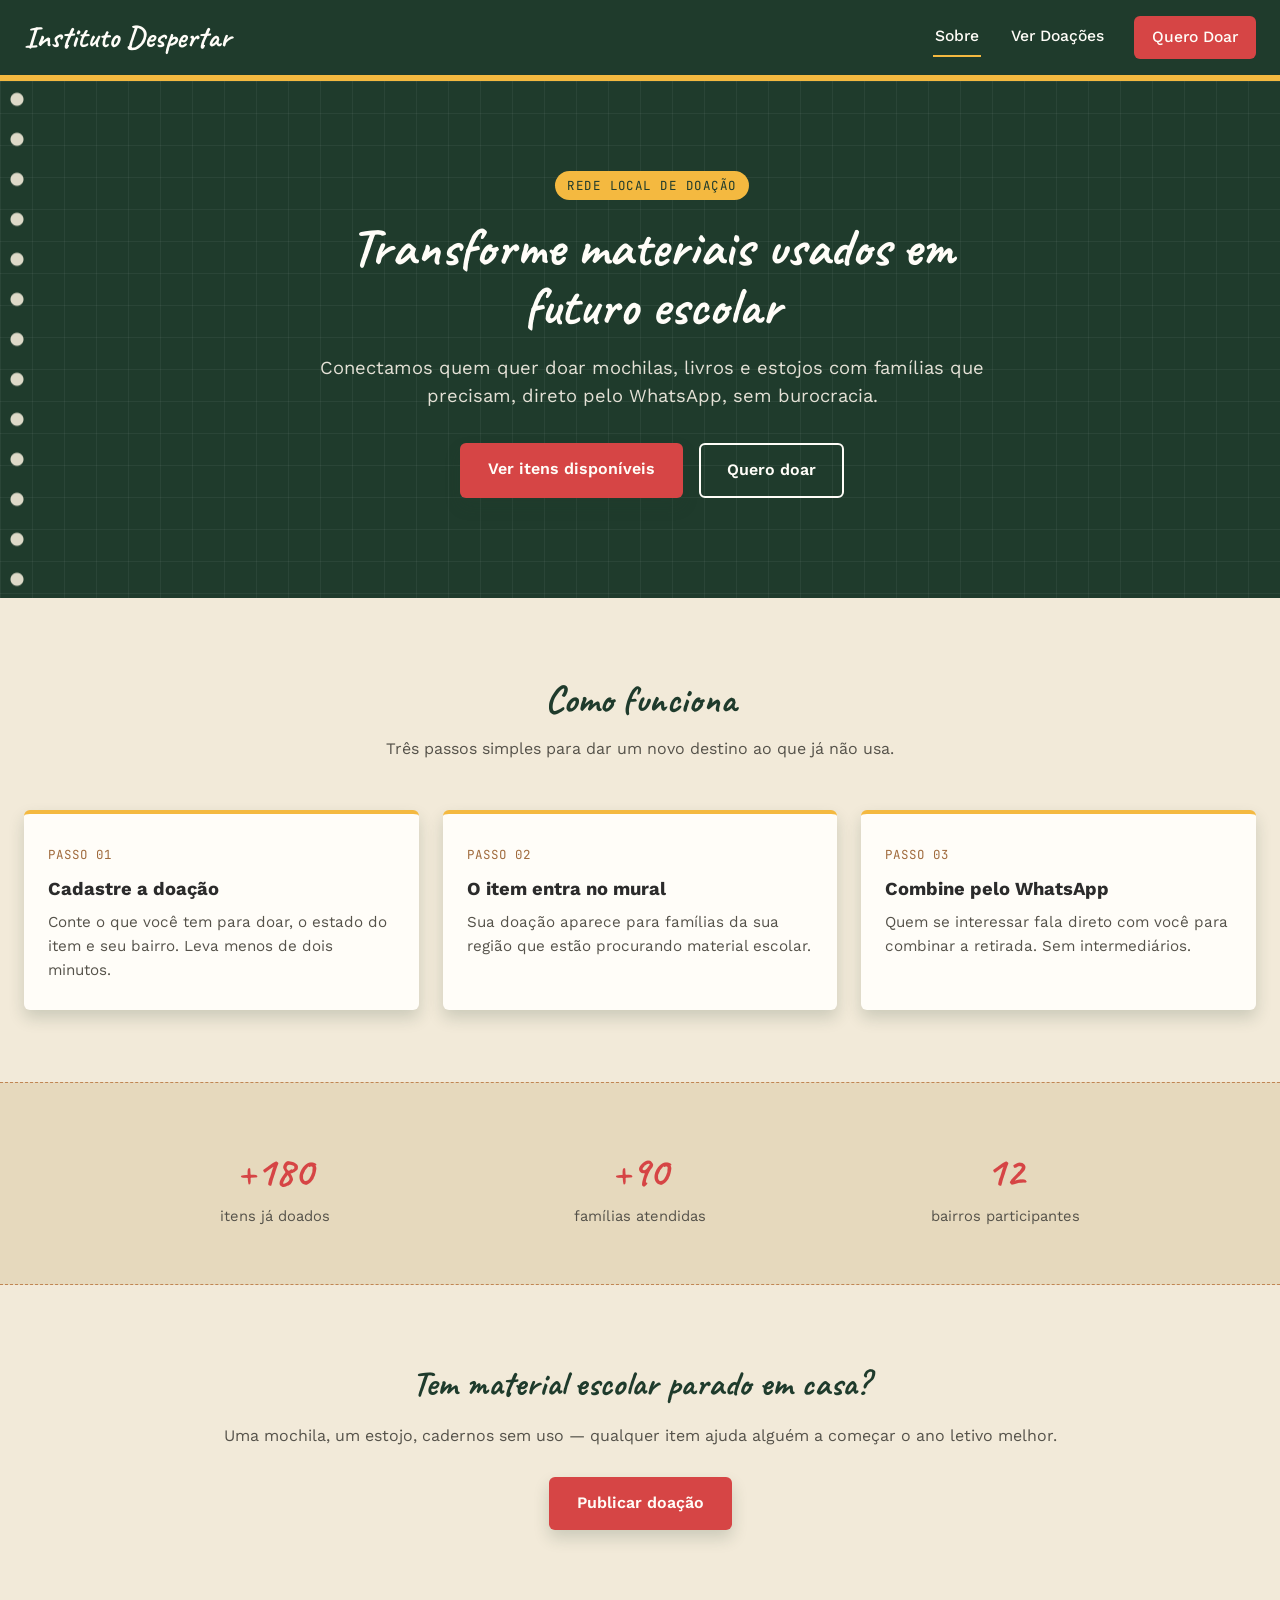
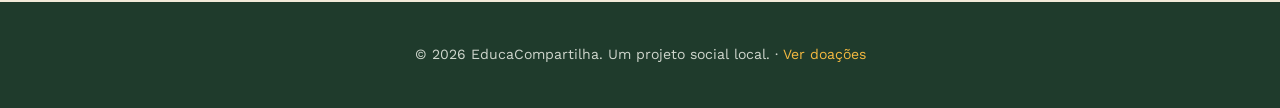
<file: index.html>
<!DOCTYPE html>
<html lang="pt-BR">
<head>
    <meta charset="UTF-8">
    <meta name="viewport" content="width=device-width, initial-scale=1.0">
    <meta name="description" content="Instituto Despertar conecta quem quer doar material escolar com famílias da vizinhança que precisam, direto pelo WhatsApp e sem burocracia.">
    <title>Instituto Despertar — Doação de Material Escolar</title>
    <link rel="stylesheet" href="styles.css">
    <script src="script.js" defer></script>
</head>
<body>
    <header class="navbar">
        <a href="index.html" class="logo" aria-label="EducaCompartilha - início">
            Instituto Despertar
        </a>
        <button class="menu-toggle" aria-label="Abrir menu" aria-expanded="false">☰</button>
        <nav class="nav-links" aria-label="Navegação principal">
            <a href="index.html" aria-current="page">Sobre</a>
            <a href="doacoes.html">Ver Doações</a>
            <a href="cadastro.html" class="btn-nav">Quero Doar</a>
        </nav>
    </header>

    <main>
        <section class="hero" id="sobre">
            <div class="hero-inner">
                <span class="hero-eyebrow">Rede local de doação</span>
                <h1>Transforme materiais usados em futuro escolar</h1>
                <p>Conectamos quem quer doar mochilas, livros e estojos com famílias que precisam, direto pelo WhatsApp, sem burocracia.</p>
                <div class="hero-ctas">
                    <a href="doacoes.html" class="btn-primary">Ver itens disponíveis</a>
                    <a href="cadastro.html" class="btn-secondary">Quero doar</a>
                </div>
            </div>
        </section>

        <section class="como-funciona" aria-labelledby="como-title">
            <h2 class="section-title" id="como-title">Como funciona</h2>
            <p class="section-lead">Três passos simples para dar um novo destino ao que já não usa.</p>
            <div class="passos">
                <div class="passo revelar">
                    <span class="selo">PASSO 01</span>
                    <h3>Cadastre a doação</h3>
                    <p>Conte o que você tem para doar, o estado do item e seu bairro. Leva menos de dois minutos.</p>
                </div>
                <div class="passo revelar">
                    <span class="selo">PASSO 02</span>
                    <h3>O item entra no mural</h3>
                    <p>Sua doação aparece para famílias da sua região que estão procurando material escolar.</p>
                </div>
                <div class="passo revelar">
                    <span class="selo">PASSO 03</span>
                    <h3>Combine pelo WhatsApp</h3>
                    <p>Quem se interessar fala direto com você para combinar a retirada. Sem intermediários.</p>
                </div>
            </div>
        </section>

        <section class="stats" aria-label="Impacto do projeto">
            <div class="container stats-grid">
                <div class="revelar">
                    <strong>+180</strong>
                    <span>itens já doados</span>
                </div>
                <div class="revelar">
                    <strong>+90</strong>
                    <span>famílias atendidas</span>
                </div>
                <div class="revelar">
                    <strong>12</strong>
                    <span>bairros participantes</span>
                </div>
            </div>
        </section>

        <section class="cta-final">
            <h2>Tem material escolar parado em casa?</h2>
            <p>Uma mochila, um estojo, cadernos sem uso — qualquer item ajuda alguém a começar o ano letivo melhor.</p>
            <a href="cadastro.html" class="btn-primary">Publicar doação</a>
        </section>
    </main>

    <footer>
        <p>&copy; 2026 EducaCompartilha. Um projeto social local. · <a href="doacoes.html">Ver doações</a></p>
    </footer>
</body>
</html>
</file>
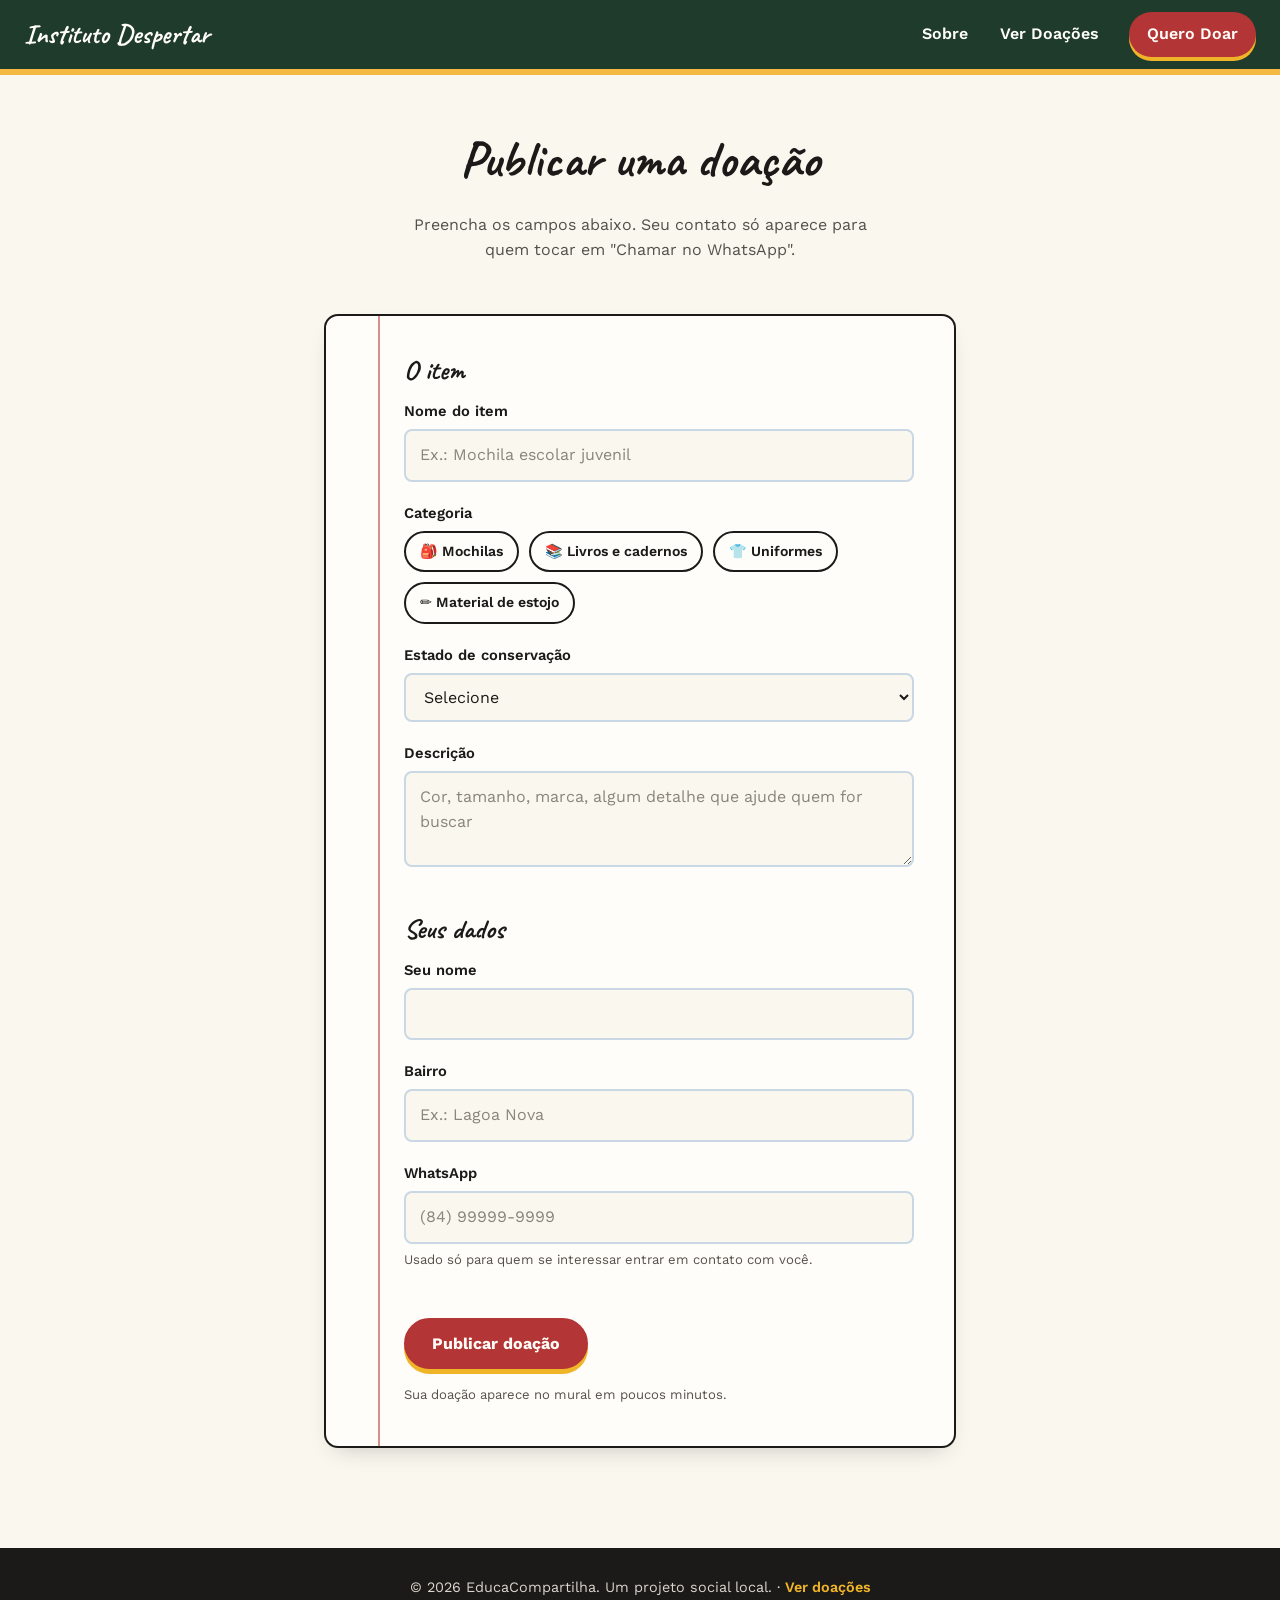
<file: cadastro.html>
<!DOCTYPE html>
<html lang="pt-BR">
<head>
    <meta charset="UTF-8">
    <meta name="viewport" content="width=device-width, initial-scale=1.0">
    <meta name="description" content="Cadastre uma doação de material escolar em menos de dois minutos e ajude uma família da sua região.">
    <title>Quero Doar — Instituto Despertar</title>
    <link rel="stylesheet" href="style.css">
    <script src="script.js" defer></script>
</head>
<body>
    <header class="navbar">
        <a href="index.html" class="logo" aria-label="EducaCompartilha - início">
            Instituto Despertar
        </a>
        <button class="menu-toggle" aria-label="Abrir menu" aria-expanded="false">☰</button>
        <nav class="nav-links" aria-label="Navegação principal">
            <a href="index.html">Sobre</a>
            <a href="doacoes.html">Ver Doações</a>
            <a href="cadastro.html" class="btn-nav" aria-current="page">Quero Doar</a>
        </nav>
    </header>

    <main>
        <section class="page-header">
            <h1>Publicar uma doação</h1>
            <p>Preencha os campos abaixo. Seu contato só aparece para quem tocar em "Chamar no WhatsApp".</p>
        </section>

        <div class="form-wrap">
            <div class="caderno-page">
                <div class="form-conteudo">
                    <form id="form-doacao" novalidate>
                        <fieldset>
                            <legend>O item</legend>

                            <div class="campo">
                                <label for="nome-item">Nome do item</label>
                                <input type="text" id="nome-item" name="nome-item" required placeholder="Ex.: Mochila escolar juvenil">
                                <p class="aviso-erro">Conte o nome do item que você quer doar.</p>
                            </div>

                            <div class="campo">
                                <label>Categoria</label>
                                <div class="categorias">
                                    <input type="checkbox" id="cat-mochilas" name="categoria" value="mochilas">
                                    <label for="cat-mochilas">🎒 Mochilas</label>

                                    <input type="checkbox" id="cat-livros" name="categoria" value="livros">
                                    <label for="cat-livros">📚 Livros e cadernos</label>

                                    <input type="checkbox" id="cat-uniformes" name="categoria" value="uniformes">
                                    <label for="cat-uniformes">👕 Uniformes</label>

                                    <input type="checkbox" id="cat-material" name="categoria" value="material">
                                    <label for="cat-material">✏️ Material de estojo</label>
                                </div>
                                <p class="aviso-erro" id="aviso-categorias">Escolha ao menos uma categoria.</p>
                            </div>

                            <div class="campo">
                                <label for="estado-item">Estado de conservação</label>
                                <select id="estado-item" name="estado-item" required>
                                    <option value="">Selecione</option>
                                    <option value="novo">Novo</option>
                                    <option value="seminovo">Seminovo</option>
                                    <option value="bom">Bom estado, com uso</option>
                                </select>
                                <p class="aviso-erro">Selecione o estado do item.</p>
                            </div>

                            <div class="campo">
                                <label for="descricao">Descrição</label>
                                <textarea id="descricao" name="descricao" required placeholder="Cor, tamanho, marca, algum detalhe que ajude quem for buscar"></textarea>
                                <p class="aviso-erro">Escreva uma breve descrição do item.</p>
                            </div>
                        </fieldset>

                        <fieldset>
                            <legend>Seus dados</legend>

                            <div class="campo">
                                <label for="nome-doador">Seu nome</label>
                                <input type="text" id="nome-doador" name="nome-doador" required>
                                <p class="aviso-erro">Diga como podemos te chamar.</p>
                            </div>

                            <div class="campo">
                                <label for="bairro">Bairro</label>
                                <input type="text" id="bairro" name="bairro" required placeholder="Ex.: Lagoa Nova">
                                <p class="aviso-erro">Informe seu bairro.</p>
                            </div>

                            <div class="campo">
                                <label for="whatsapp">WhatsApp</label>
                                <input type="tel" id="whatsapp" name="whatsapp" required placeholder="(84) 99999-9999">
                                <p class="dica">Usado só para quem se interessar entrar em contato com você.</p>
                                <p class="aviso-erro">Informe um número de WhatsApp para contato.</p>
                            </div>
                        </fieldset>

                        <div class="form-actions">
                            <button type="submit" class="btn-primary">Publicar doação</button>
                            <span class="dica">Sua doação aparece no mural em poucos minutos.</span>
                        </div>
                    </form>
                </div>

                <div class="confirmacao">
                    <div class="selo-ok" aria-hidden="true">✅</div>
                    <h2>Doação publicada!</h2>
                    <p>Obrigado por ajudar. Seu item já está no mural — famílias da sua região poderão te chamar no WhatsApp.</p>
                    <a href="doacoes.html" class="btn-primary">Ver mural de doações</a>
                </div>
            </div>
        </div>
    </main>

    <footer>
        <p>&copy; 2026 EducaCompartilha. Um projeto social local. · <a href="doacoes.html">Ver doações</a></p>
    </footer>
</body>
</html>
</file>
<file: styles.css>
/* ===================================================================
   EducaCompartilha — folha de estilos
   Conceito: caderno escolar + mural de cortiça (avisos pregados)
   =================================================================== */

   @import url('https://fonts.googleapis.com/css2?family=Caveat:wght@600;700&family=Work+Sans:wght@400;500;600;700&family=JetBrains+Mono:wght@500&display=swap');

   :root {
     --verde-quadro: #1f3b2c;
     --verde-quadro-claro: #2c5240;
     --papel: #f2ead9;
     --papel-linhas: #e6d9bd;
     --cortica: #c08552;
     --cortica-escura: #a06b3d;
     --vermelho: #d64545;
     --vermelho-escuro: #b13636;
     --amarelo: #f4b940;
     --grafite: #2b2b2b;
     --grafite-suave: #55524a;
     --branco: #fffdf8;
   
     --fonte-titulo: 'Caveat', cursive;
     --fonte-corpo: 'Work Sans', sans-serif;
     --fonte-selo: 'JetBrains Mono', monospace;
   
     --raio: 6px;
     --sombra-cartao: 0 8px 16px rgba(31, 59, 44, 0.18);
   }
   
   * { box-sizing: border-box; }
   
   .sr-only {
     position: absolute;
     width: 1px;
     height: 1px;
     padding: 0;
     margin: -1px;
     overflow: hidden;
     clip: rect(0, 0, 0, 0);
     white-space: nowrap;
     border: 0;
   }
   
   html { scroll-behavior: smooth; }
   
   body {
     margin: 0;
     font-family: var(--fonte-corpo);
     color: var(--grafite);
     background: var(--papel);
     line-height: 1.55;
   }
   
   img { max-width: 100%; display: block; }
   
   a { color: inherit; }
   
   .container {
     max-width: 1120px;
     margin: 0 auto;
     padding: 0 24px;
   }
   
   /* Foco visível para acessibilidade */
   a:focus-visible,
   button:focus-visible,
   input:focus-visible,
   textarea:focus-visible,
   select:focus-visible {
     outline: 3px solid var(--amarelo);
     outline-offset: 2px;
   }
   
   /* ---------- Cabeçalho fixo estilo "capa de caderno" ---------- */
   .navbar {
     position: sticky;
     top: 0;
     z-index: 50;
     display: flex;
     align-items: center;
     justify-content: space-between;
     padding: 14px 24px;
     background: var(--verde-quadro);
     border-bottom: 6px solid var(--amarelo);
   }
   
   .logo {
     font-family: var(--fonte-titulo);
     font-size: 1.9rem;
     font-weight: 700;
     color: var(--branco);
     text-decoration: none;
     display: flex;
     align-items: center;
     gap: 8px;
   }
   
   .nav-links {
     display: flex;
     align-items: center;
     gap: 28px;
   }
   
   .nav-links a {
     color: var(--branco);
     text-decoration: none;
     font-weight: 500;
     font-size: 0.98rem;
     padding: 6px 2px;
     border-bottom: 2px solid transparent;
     transition: border-color 0.15s ease;
   }
   
   .nav-links a:hover,
   .nav-links a[aria-current="page"] {
     border-bottom-color: var(--amarelo);
   }
   
   .btn-nav {
     background: var(--vermelho);
     color: var(--branco) !important;
     padding: 9px 18px !important;
     border-radius: var(--raio);
     border-bottom: none !important;
   }
   
   .btn-nav:hover { background: var(--vermelho-escuro); }
   
   .menu-toggle {
     display: none;
     background: none;
     border: 2px solid var(--branco);
     border-radius: var(--raio);
     color: var(--branco);
     font-size: 1.4rem;
     padding: 4px 10px;
     cursor: pointer;
   }
   
   /* ---------- Botões ---------- */
   .btn-primary,
   .btn-submit {
     display: inline-block;
     background: var(--vermelho);
     color: var(--branco);
     font-family: var(--fonte-corpo);
     font-weight: 600;
     font-size: 1rem;
     padding: 14px 28px;
     border: none;
     border-radius: var(--raio);
     text-decoration: none;
     cursor: pointer;
     box-shadow: var(--sombra-cartao);
     transition: transform 0.15s ease, background 0.15s ease;
   }
   
   .btn-primary:hover,
   .btn-submit:hover {
     background: var(--vermelho-escuro);
     transform: translateY(-2px);
   }
   
   .btn-secondary {
     display: inline-block;
     background: transparent;
     color: var(--verde-quadro);
     font-weight: 600;
     padding: 13px 26px;
     border: 2px solid var(--verde-quadro);
     border-radius: var(--raio);
     text-decoration: none;
   }
   
   .btn-secondary:hover { background: rgba(31, 59, 44, 0.08); }
   
   /* ---------- Hero: capa de caderno com espiral ---------- */
   .hero {
     position: relative;
     background: var(--verde-quadro);
     background-image:
       linear-gradient(90deg, rgba(255,255,255,0.05) 1px, transparent 1px),
       linear-gradient(rgba(255,255,255,0.05) 1px, transparent 1px);
     background-size: 32px 32px;
     color: var(--branco);
     padding: 90px 24px 100px;
     overflow: hidden;
   }
   
   .hero::before {
     content: "";
     position: absolute;
     left: 0;
     top: 0;
     bottom: 0;
     width: 34px;
     background-image: radial-gradient(circle, var(--papel) 6px, transparent 7px);
     background-size: 34px 40px;
     background-position: center;
     opacity: 0.9;
   }
   
   .hero-inner {
     max-width: 720px;
     margin: 0 auto;
     text-align: center;
     padding-left: 24px;
   }
   
   .hero-eyebrow {
     font-family: var(--fonte-selo);
     font-size: 0.78rem;
     letter-spacing: 0.12em;
     text-transform: uppercase;
     background: var(--amarelo);
     color: var(--verde-quadro);
     padding: 5px 12px;
     border-radius: 999px;
     display: inline-block;
     margin-bottom: 18px;
   }
   
   .hero h1 {
     font-family: var(--fonte-titulo);
     font-size: 3.4rem;
     line-height: 1.08;
     margin: 0 0 18px;
     font-weight: 700;
   }
   
   .hero p {
     font-size: 1.15rem;
     color: #e4e1d6;
     margin: 0 0 32px;
   }
   
   .hero-ctas {
     display: flex;
     gap: 16px;
     justify-content: center;
     flex-wrap: wrap;
   }
   
   .hero-ctas .btn-secondary {
     color: var(--branco);
     border-color: var(--branco);
   }
   
   .hero-ctas .btn-secondary:hover { background: rgba(255,255,255,0.1); }
   
   /* ---------- Seção "como funciona" ---------- */
   .como-funciona {
     padding: 72px 24px;
   }
   
   .section-title {
     font-family: var(--fonte-titulo);
     font-size: 2.4rem;
     color: var(--verde-quadro);
     text-align: center;
     margin: 0 0 8px;
   }
   
   .section-lead {
     text-align: center;
     color: var(--grafite-suave);
     max-width: 560px;
     margin: 0 auto 48px;
   }
   
   .passos {
     display: grid;
     grid-template-columns: repeat(3, 1fr);
     gap: 24px;
   }
   
   .passo {
     background: var(--branco);
     border-radius: var(--raio);
     padding: 28px 24px;
     border-top: 4px solid var(--amarelo);
     box-shadow: var(--sombra-cartao);
   }
   
   .passo .selo {
     font-family: var(--fonte-selo);
     font-size: 0.78rem;
     color: var(--cortica-escura);
     letter-spacing: 0.08em;
   }
   
   .passo h3 {
     font-size: 1.15rem;
     margin: 8px 0 8px;
   }
   
   .passo p {
     margin: 0;
     color: var(--grafite-suave);
     font-size: 0.95rem;
   }
   
   /* ---------- Estatísticas ---------- */
   .stats {
     background: var(--papel-linhas);
     padding: 56px 24px;
     border-top: 1px dashed var(--cortica);
     border-bottom: 1px dashed var(--cortica);
   }
   
   .stats-grid {
     display: grid;
     grid-template-columns: repeat(3, 1fr);
     gap: 24px;
     text-align: center;
   }
   
   .stats-grid strong {
     display: block;
     font-family: var(--fonte-titulo);
     font-size: 2.6rem;
     color: var(--vermelho);
   }
   
   .stats-grid span {
     font-size: 0.92rem;
     color: var(--grafite-suave);
   }
   
   /* ---------- Faixa final de CTA ---------- */
   .cta-final {
     text-align: center;
     padding: 72px 24px;
   }
   
   .cta-final h2 {
     font-family: var(--fonte-titulo);
     font-size: 2.2rem;
     color: var(--verde-quadro);
     margin: 0 0 12px;
   }
   
   .cta-final p {
     color: var(--grafite-suave);
     margin: 0 0 28px;
   }
   
   /* ---------- Mural de doações (cortiça com fita) ---------- */
   .mural-header {
     background: var(--verde-quadro);
     color: var(--branco);
     padding: 56px 24px 40px;
     text-align: center;
   }
   
   .mural-header h1 {
     font-family: var(--fonte-titulo);
     font-size: 2.8rem;
     margin: 0 0 10px;
   }
   
   .mural-header p {
     color: #e4e1d6;
     max-width: 560px;
     margin: 0 auto;
   }
   
   .mural-board {
     background: var(--cortica);
     background-image: radial-gradient(rgba(0,0,0,0.06) 1px, transparent 1px);
     background-size: 10px 10px;
     padding: 48px 24px;
   }
   
   .filtros {
     max-width: 1120px;
     margin: 0 auto 32px;
     display: flex;
     flex-wrap: wrap;
     gap: 12px;
     align-items: center;
     background: var(--branco);
     padding: 16px;
     border-radius: var(--raio);
     box-shadow: var(--sombra-cartao);
   }
   
   .filtros label {
     font-family: var(--fonte-selo);
     font-size: 0.78rem;
     color: var(--grafite-suave);
     margin-right: 4px;
   }
   
   .filtros select,
   .filtros input[type="search"] {
     font-family: var(--fonte-corpo);
     padding: 8px 10px;
     border: 1px solid #cfc6b0;
     border-radius: 4px;
     font-size: 0.92rem;
   }
   
   .filtros input[type="search"] { flex: 1; min-width: 180px; }
   
   .grid-itens {
     max-width: 1120px;
     margin: 0 auto;
     display: grid;
     grid-template-columns: repeat(auto-fill, minmax(250px, 1fr));
     gap: 28px 24px;
   }
   
   .card {
     position: relative;
     background: var(--branco);
     padding: 22px 20px 20px;
     border-radius: 2px;
     box-shadow: var(--sombra-cartao);
     transform: rotate(var(--giro, -1deg));
   }
   
   .card:nth-child(3n+1) { --giro: -1.4deg; }
   .card:nth-child(3n+2) { --giro: 1deg; }
   .card:nth-child(3n+3) { --giro: -0.6deg; }
   
   .card::before {
     content: "";
     position: absolute;
     top: -12px;
     left: 50%;
     transform: translateX(-50%) rotate(-3deg);
     width: 60px;
     height: 22px;
     background: rgba(244, 185, 64, 0.85);
     box-shadow: 0 1px 3px rgba(0,0,0,0.25);
   }
   
   .badge {
     display: inline-block;
     font-family: var(--fonte-selo);
     font-size: 0.72rem;
     letter-spacing: 0.06em;
     text-transform: uppercase;
     background: #e4f2e8;
     color: #1f6b3a;
     padding: 4px 9px;
     border-radius: 999px;
     margin-bottom: 10px;
   }
   
   .badge.reservado {
     background: #f3e3d3;
     color: var(--cortica-escura);
   }
   
   .card h3 {
     font-size: 1.15rem;
     margin: 0 0 10px;
   }
   
   .card p {
     margin: 0 0 4px;
     font-size: 0.92rem;
     color: var(--grafite-suave);
   }
   
   .card .btn-wpp {
     display: block;
     text-align: center;
     margin-top: 16px;
     background: #25b358;
     color: var(--branco);
     font-weight: 600;
     padding: 10px;
     border-radius: var(--raio);
     text-decoration: none;
     font-size: 0.92rem;
   }
   
   .card .btn-wpp:hover { background: #1e9349; }
   
   .mural-vazio {
     max-width: 1120px;
     margin: 0 auto;
     background: var(--branco);
     padding: 40px 24px;
     text-align: center;
     border-radius: var(--raio);
     color: var(--grafite-suave);
     display: none;
   }
   
   /* ---------- Página de cadastro ---------- */
   .cadastro-page {
     padding: 64px 24px 88px;
   }
   
   .cadastro-wrap {
     max-width: 640px;
     margin: 0 auto;
     background: var(--branco);
     padding: 40px;
     border-radius: var(--raio);
     box-shadow: var(--sombra-cartao);
     border-top: 6px solid var(--amarelo);
   }
   
   .cadastro-wrap h1 {
     font-family: var(--fonte-titulo);
     font-size: 2.4rem;
     color: var(--verde-quadro);
     margin: 0 0 6px;
   }
   
   .cadastro-wrap > p {
     color: var(--grafite-suave);
     margin: 0 0 28px;
   }
   
   .aviso-privacidade {
     display: flex;
     gap: 10px;
     background: #fdf2df;
     border: 1px dashed var(--amarelo);
     padding: 12px 14px;
     border-radius: var(--raio);
     font-size: 0.88rem;
     color: var(--grafite-suave);
     margin-bottom: 28px;
   }
   
   form { display: flex; flex-direction: column; gap: 18px; }
   
   form label {
     font-weight: 600;
     font-size: 0.92rem;
     margin-bottom: -10px;
   }
   
   form input {
     padding: 12px 14px;
     border: 1px solid #cfc6b0;
     border-radius: var(--raio);
     font-family: var(--fonte-corpo);
     font-size: 0.98rem;
     background: var(--papel);
   }
   
   form input:focus { background: var(--branco); }
   
   .form-status {
     font-size: 0.9rem;
     padding: 10px 14px;
     border-radius: var(--raio);
     display: none;
   }
   
   .form-status.sucesso {
     display: block;
     background: #e4f2e8;
     color: #1f6b3a;
   }
   
   /* ---------- Rodapé ---------- */
   footer {
     background: var(--verde-quadro);
     color: #cfd6cd;
     text-align: center;
     padding: 28px 24px;
     font-size: 0.88rem;
   }
   
   footer a { color: var(--amarelo); text-decoration: none; }
   
   /* ---------- Responsivo ---------- */
   @media (max-width: 780px) {
     .passos,
     .stats-grid { grid-template-columns: 1fr; }
   
     .hero h1 { font-size: 2.5rem; }
   
     .nav-links {
       position: absolute;
       top: 100%;
       left: 0;
       right: 0;
       background: var(--verde-quadro);
       flex-direction: column;
       align-items: flex-start;
       padding: 16px 24px 24px;
       gap: 14px;
       border-bottom: 6px solid var(--amarelo);
       display: none;
     }
   
     .nav-links.aberto { display: flex; }
   
     .menu-toggle { display: inline-block; }
   
     .cadastro-wrap { padding: 28px 20px; }
   }
   
   @media (prefers-reduced-motion: reduce) {
     html { scroll-behavior: auto; }
     .btn-primary:hover,
     .btn-submit:hover { transform: none; }
   }
</file>
<file: style.css>
/* =========================================================
   EducaCompartilha — sistema de design "Caderno"
   Papel pautado, margem vermelha, fita adesiva e quadro-verde.
   Compatível com: index.html, doacoes.html e cadastro.html
   ========================================================= */

@import url('https://fonts.googleapis.com/css2?family=Caveat:wght@500;600;700&family=JetBrains+Mono:wght@400;700&family=Work+Sans:wght@400;500;600;700&display=swap');

:root {
  /* Cores */
  --paper: #faf7ef;
  --white: #fffdf9;
  --paper-line: #c9d8e4;
  --margin-red: #b43535;
  --margin-red-dark: #f0b429;
  --ink: #1b1a18;
  --ink-soft: #55504a;
  --green-deep: #1f3b2c;      /* navbar e CTA final */
  --board-green: #2b5d45;     /* quadro-verde */
  --board-frame: #7a5230;     /* moldura de madeira do quadro */
  --pencil-yellow: #f0b429;
  --tape: #f4b940;

  /* Tipografia */
  --font-display: 'Caveat', 'Segoe Print', cursive;
  --font-body: 'Work Sans', system-ui, -apple-system, 'Segoe UI', sans-serif;
  --font-mono: 'JetBrains Mono', ui-monospace, Consolas, monospace;

  /* Layout */
  --max-width: 1180px;
  --radius: 14px;
  --shadow-card: 0 10px 24px -12px rgba(38, 36, 33, 0.28);
}

*, *::before, *::after { box-sizing: border-box; }

html { scroll-behavior: smooth; }

@media (prefers-reduced-motion: reduce) {
  html { scroll-behavior: auto; }
  *, *::before, *::after {
    animation-duration: 0.01ms !important;
    animation-iteration-count: 1 !important;
    transition-duration: 0.01ms !important;
    scroll-behavior: auto !important;
  }
}

body {
  margin: 0;
  font-family: var(--font-body);
  color: var(--ink);
  background: var(--paper);
  line-height: 1.55;
  -webkit-font-smoothing: antialiased;
}

h1, h2, h3, h4 {
  font-family: var(--font-display);
  font-weight: 700;
  line-height: 1.1;
  margin: 0 0 0.5em;
  color: var(--ink);
}

p { margin: 0 0 1em; }

a { color: inherit; text-decoration: none; }

img { max-width: 100%; display: block; }

button, input, select, textarea { font: inherit; }

.container {
  max-width: var(--max-width);
  margin: 0 auto;
  padding: 0 24px;
}

/* Fundo pautado (papel de caderno) para seções claras */
.pautado {
  background-image: repeating-linear-gradient(
    to bottom,
    transparent,
    transparent 35px,
    var(--paper-line) 35px,
    var(--paper-line) 36px
  );
  background-position: 0 90px;
}

/* Foco visível para navegação por teclado */
a:focus-visible,
button:focus-visible,
input:focus-visible,
textarea:focus-visible,
select:focus-visible {
  outline: 3px solid var(--board-green);
  outline-offset: 3px;
  border-radius: 4px;
}

/* =========================
   Cabeçalho / navegação
   ========================= */
.navbar {
  position: sticky;
  top: 0;
  z-index: 50;
  display: flex;
  align-items: center;
  justify-content: space-between;
  gap: 16px;
  padding: 12px 24px;
  background: var(--green-deep);
  color: var(--white);
  border-bottom: 6px solid var(--tape);
}

.navbar a:focus-visible,
.navbar button:focus-visible {
  outline-color: var(--tape);
}

.logo {
  font-family: var(--font-display);
  font-weight: 700;
  font-size: 1.7rem;
  line-height: 1;
  color: var(--white);
  display: flex;
  align-items: center;
  gap: 8px;
}

.menu-toggle {
  display: none;
  background: var(--white);
  color: var(--ink);
  border: 2px solid var(--ink);
  border-radius: 8px;
  font-size: 1.25rem;
  line-height: 1;
  width: 44px;
  height: 44px;
  cursor: pointer;
}

.nav-links {
  display: flex;
  align-items: center;
  gap: 28px;
  font-weight: 600;
  color: var(--white);
}

.nav-links a {
  position: relative;
  padding: 6px 2px;
}

.nav-links a:not(.btn-nav)::after {
  content: "";
  position: absolute;
  left: 0;
  right: 100%;
  bottom: -2px;
  height: 3px;
  background: var(--tape);
  border-radius: 2px;
  transition: right 0.2s ease;
}

.nav-links a:not(.btn-nav):hover::after,
.nav-links a[aria-current="page"]:not(.btn-nav)::after {
  right: 0;
}

.btn-nav {
  background: var(--margin-red);
  color: var(--white);
  padding: 10px 18px !important;
  border-radius: 999px;
  box-shadow: 0 4px 0 var(--margin-red-dark);
  transition: transform 0.15s ease, box-shadow 0.15s ease;
}

.btn-nav:hover {
  transform: translateY(1px);
  box-shadow: 0 3px 0 var(--margin-red-dark);
}

@media (max-width: 760px) {
  .menu-toggle { display: block; }

  .nav-links {
    position: absolute;
    top: 100%;
    left: 0;
    right: 0;
    display: none;
    flex-direction: column;
    align-items: stretch;
    gap: 14px;
    padding: 14px 24px 22px;
    background: var(--green-deep);
    border-bottom: 6px solid var(--tape);
  }

  .nav-links.is-open { display: flex; }
  .btn-nav { text-align: center; }
}

/* =========================
   Botões
   ========================= */
.btn-primary,
.btn-secondary {
  display: inline-flex;
  align-items: center;
  justify-content: center;
  gap: 8px;
  font-family: var(--font-body);
  font-weight: 700;
  font-size: 1rem;
  line-height: 1.2;
  padding: 14px 26px;
  border-radius: 999px;
  border: 2px solid var(--ink);
  cursor: pointer;
  text-decoration: none;
  transition: transform 0.15s ease, box-shadow 0.15s ease;
}

.btn-primary {
  background: var(--margin-red);
  color: var(--white);
  border-color: var(--margin-red);
  box-shadow: 0 5px 0 var(--margin-red-dark);
}
.btn-primary:hover  { transform: translateY(2px); box-shadow: 0 3px 0 var(--margin-red-dark); }
.btn-primary:active { transform: translateY(5px); box-shadow: none; }

.btn-secondary {
  background: transparent;
  color: var(--ink);
  box-shadow: 0 5px 0 var(--ink);
}
.btn-secondary:hover  { transform: translateY(2px); box-shadow: 0 3px 0 var(--ink); }
.btn-secondary:active { transform: translateY(5px); box-shadow: none; }

.btn-small {
  font-size: 0.85rem;
  padding: 9px 16px;
  border-radius: 999px;
  border: 2px solid var(--ink);
  background: var(--pencil-yellow);
  color: var(--ink);
  font-weight: 700;
  cursor: pointer;
}

/* =========================
   Hero
   ========================= */
.hero {
  position: relative;
  padding: 96px 24px 110px;
  overflow: hidden;
}

.hero-inner {
  max-width: 760px;
  margin: 0 auto;
  text-align: center;
  position: relative;
  padding-left: 26px;
  border-left: 3px solid var(--margin-red);
}

@media (max-width: 640px) {
  .hero-inner { border-left: none; padding-left: 0; }
}

.hero-eyebrow {
  display: inline-block;
  font-family: var(--font-mono);
  font-size: 0.78rem;
  letter-spacing: 0.06em;
  text-transform: uppercase;
  background: var(--pencil-yellow);
  color: var(--ink);
  padding: 5px 12px;
  border-radius: 4px;
  transform: rotate(-2deg);
  margin-bottom: 22px;
}

.hero h1 {
  font-size: clamp(2.6rem, 6vw, 4.2rem);
  max-width: 18ch;
  margin-left: auto;
  margin-right: auto;
}

.hero p {
  font-size: 1.15rem;
  color: var(--ink-soft);
  max-width: 52ch;
  margin-left: auto;
  margin-right: auto;
}

.hero-ctas {
  display: flex;
  justify-content: center;
  gap: 16px;
  flex-wrap: wrap;
  margin-top: 32px;
}

/* =========================
   Como funciona — fichas com fita
   ========================= */
.como-funciona {
  padding: 90px 24px 100px;
  text-align: center;
}

.section-title { font-size: clamp(2rem, 4vw, 2.8rem); }

.section-lead {
  color: var(--ink-soft);
  max-width: 46ch;
  margin: 0 auto 52px;
  font-size: 1.05rem;
}

.passos {
  display: grid;
  grid-template-columns: repeat(3, 1fr);
  gap: 28px;
  max-width: var(--max-width);
  margin: 0 auto;
}

.passo {
  position: relative;
  background: var(--white);
  border: 2px solid var(--ink);
  border-radius: var(--radius);
  padding: 34px 24px 28px;
  text-align: left;
  box-shadow: var(--shadow-card);
}

.passo:nth-child(1) { transform: rotate(-1.4deg); }
.passo:nth-child(2) { transform: rotate(0.8deg); }
.passo:nth-child(3) { transform: rotate(-0.6deg); }

.passo::before {
  content: "";
  position: absolute;
  top: -14px;
  left: 28px;
  width: 56px;
  height: 22px;
  background: var(--tape);
  border: 1px solid rgba(38, 36, 33, 0.15);
  transform: rotate(-3deg);
}

.selo {
  display: inline-block;
  font-family: var(--font-mono);
  font-size: 0.78rem;
  color: var(--margin-red);
  font-weight: 700;
  margin-bottom: 10px;
}

.passo h3 { font-size: 1.6rem; }
.passo p  { color: var(--ink-soft); margin-bottom: 0; }

@media (max-width: 860px) {
  .passos { grid-template-columns: 1fr; max-width: 420px; }
  .passo  { transform: none !important; }
}

/* =========================
   Estatísticas — quadro-verde
   ========================= */
.stats {
  background-color: var(--board-green);
  background-image: radial-gradient(rgba(255, 255, 255, 0.05) 1px, transparent 1px);
  background-size: 18px 18px;
  border-top: 10px solid var(--board-frame);
  border-bottom: 10px solid var(--board-frame);
  padding: 64px 24px;
}

.stats-grid {
  display: grid;
  grid-template-columns: repeat(3, 1fr);
  gap: 32px;
  max-width: var(--max-width);
  margin: 0 auto;
  text-align: center;
}

.stats-grid > div { color: var(--white); }

.stats-grid strong {
  display: block;
  font-family: var(--font-mono);
  font-size: clamp(2.2rem, 5vw, 3rem);
  font-weight: 700;
  text-decoration: underline;
  text-decoration-style: dashed;
  text-decoration-color: var(--pencil-yellow);
  text-underline-offset: 8px;
}

.stats-grid span {
  font-size: 0.95rem;
  opacity: 0.9;
}

@media (max-width: 640px) {
  .stats-grid { grid-template-columns: 1fr; gap: 28px; }
}

/* =========================
   CTA final
   ========================= */
.cta-final {
  text-align: center;
  padding: 96px 24px;
  background: var(--green-deep);
  border-top: 6px solid var(--tape);
}

.cta-final h2 {
  font-size: clamp(2rem, 4.2vw, 2.9rem);
  color: var(--white);
}

.cta-final p {
  max-width: 48ch;
  margin: 0 auto 30px;
  color: #e3ece6;
}

/* =========================
   Rodapé
   ========================= */
footer {
  background: var(--ink);
  color: #d9d5cc;
  text-align: center;
  padding: 28px 24px;
  font-size: 0.9rem;
}

footer p { margin: 0; }

footer a {
  color: var(--pencil-yellow);
  font-weight: 600;
}

/* =========================
   Páginas internas: cabeçalho
   ========================= */
.page-header {
  padding: 56px 24px 32px;
  text-align: center;
}

.page-header h1 { font-size: clamp(2.3rem, 5vw, 3.2rem); }

.page-header p {
  color: var(--ink-soft);
  max-width: 50ch;
  margin: 0 auto;
}

/* =========================
   Página: Ver Doações
   ========================= */
.filtros {
  max-width: var(--max-width);
  margin: 0 auto;
  padding: 0 24px 20px;
  display: flex;
  gap: 12px;
  flex-wrap: wrap;
  justify-content: center;
}

.chip {
  font-family: var(--font-mono);
  font-size: 0.82rem;
  color: var(--ink);
  border: 2px solid var(--ink);
  background: var(--white);
  padding: 8px 16px;
  border-radius: 999px;
  cursor: pointer;
  font-weight: 700;
}

.chip[aria-pressed="true"] { background: var(--pencil-yellow); }

.mural {
  max-width: var(--max-width);
  margin: 0 auto;
  padding: 10px 24px 100px;
  display: grid;
  grid-template-columns: repeat(auto-fill, minmax(260px, 1fr));
  gap: 26px;
}

.item-card {
  background: var(--white);
  border: 2px solid var(--ink);
  border-radius: var(--radius);
  padding: 22px;
  position: relative;
  box-shadow: var(--shadow-card);
  display: flex;
  flex-direction: column;
  gap: 10px;
}

.item-card::before {
  content: "";
  position: absolute;
  top: -12px;
  right: 24px;
  width: 50px;
  height: 20px;
  background: var(--tape);
  border: 1px solid rgba(38, 36, 33, 0.15);
  transform: rotate(4deg);
}

.item-emoji { font-size: 2.1rem; }

.item-card h3 { font-size: 1.5rem; margin-bottom: 2px; }

.item-meta {
  display: flex;
  flex-wrap: wrap;
  gap: 8px;
  font-family: var(--font-mono);
  font-size: 0.76rem;
  color: var(--ink-soft);
}

.item-meta span {
  border: 1px solid var(--paper-line);
  border-radius: 999px;
  padding: 3px 10px;
}

.item-card p.desc {
  color: var(--ink-soft);
  font-size: 0.92rem;
  margin-bottom: 4px;
}

.item-card .btn-small { align-self: flex-start; margin-top: auto; }

.sem-resultados {
  grid-column: 1 / -1;
  text-align: center;
  padding: 50px 20px;
  color: var(--ink-soft);
}

/* =========================
   Página: Cadastro (Quero Doar)
   ========================= */
.form-wrap {
  max-width: 680px;
  margin: 0 auto;
  padding: 20px 24px 100px;
}

/* Folha de caderno: a margem vermelha fica À ESQUERDA do conteúdo */
.caderno-page {
  --margem: 52px;
  position: relative;
  background: var(--white);
  border: 2px solid var(--ink);
  border-radius: var(--radius);
  box-shadow: var(--shadow-card);
  padding: 40px 40px 40px calc(var(--margem) + 26px);
}

.caderno-page::before {
  content: "";
  position: absolute;
  top: 0;
  bottom: 0;
  left: var(--margem);
  width: 2px;
  background: var(--margin-red);
  opacity: 0.55;
  pointer-events: none;
}

@media (max-width: 560px) {
  .form-wrap { padding: 12px 14px 80px; }
  .caderno-page {
    --margem: 16px;
    padding: 28px 18px 28px 36px;
  }
}

fieldset {
  border: none;
  padding: 0;
  margin: 0 0 28px;
  min-width: 0;
}

legend {
  font-family: var(--font-display);
  font-weight: 700;
  font-size: 1.7rem;
  line-height: 1.1;
  margin-bottom: 14px;
  padding: 0;
}

.campo { margin-bottom: 20px; }

label {
  display: block;
  font-weight: 600;
  font-size: 0.92rem;
  margin-bottom: 6px;
}

.dica {
  font-size: 0.82rem;
  color: var(--ink-soft);
  font-weight: 400;
  margin: 6px 0 0;
}

input[type="text"],
input[type="tel"],
input[type="email"],
select,
textarea {
  display: block;
  width: 100%;
  font-family: var(--font-body);
  font-size: 1rem;
  padding: 12px 14px;
  border: 2px solid var(--paper-line);
  border-radius: 8px;
  background: var(--paper);
  color: var(--ink);
}

input::placeholder,
textarea::placeholder { color: #8a847b; opacity: 1; }

input:focus,
select:focus,
textarea:focus { border-color: var(--board-green); }

textarea { resize: vertical; min-height: 96px; }

/* Categorias: checkboxes escondidos, rótulos viram "etiquetas" clicáveis */
.categorias {
  position: relative;
  display: flex;
  flex-wrap: wrap;
  gap: 10px;
}

.categorias input {
  position: absolute;
  width: 1px;
  height: 1px;
  margin: 0;
  opacity: 0;
  pointer-events: none;
}

.categorias label {
  display: inline-flex;
  align-items: center;
  gap: 6px;
  font-weight: 600;
  font-size: 0.88rem;
  border: 2px solid var(--ink);
  border-radius: 999px;
  padding: 8px 14px;
  cursor: pointer;
  background: var(--white);
  margin: 0;
  transition: background 0.15s ease, transform 0.15s ease;
}

.categorias label:hover { transform: translateY(-1px); }

.categorias input:checked + label {
  background: var(--pencil-yellow);
  box-shadow: 0 3px 0 var(--ink);
}

/* Como o input está invisível, o foco aparece no rótulo */
.categorias input:focus-visible + label {
  outline: 3px solid var(--board-green);
  outline-offset: 3px;
}

/* Validação */
.aviso-erro {
  display: none;
  color: var(--margin-red);
  font-size: 0.84rem;
  font-weight: 600;
  margin: 6px 0 0;
}

.campo.invalido input,
.campo.invalido select,
.campo.invalido textarea { border-color: var(--margin-red); }

.campo.invalido .categorias label { border-color: var(--margin-red); }

.campo.invalido .aviso-erro { display: block; }

.form-actions {
  display: flex;
  align-items: center;
  gap: 16px;
  flex-wrap: wrap;
  margin-top: 8px;
}

.form-actions .dica { margin: 0; }

@media (max-width: 560px) {
  .form-actions .btn-primary { width: 100%; }
}

/* Confirmação após enviar */
.confirmacao {
  display: none;
  text-align: center;
  padding: 48px 8px;
}

.confirmacao.ativo { display: block; }
.form-conteudo.escondido { display: none; }

.confirmacao h2 { font-size: 2.2rem; }

.confirmacao .selo-ok {
  font-size: 3rem;
  line-height: 1;
  margin-bottom: 12px;
}

/* =========================
   Revelar ao rolar
   ========================= */
.revelar {
  opacity: 0;
  transform: translateY(18px);
  transition: opacity 0.5s ease, transform 0.5s ease;
}

.revelar.visivel {
  opacity: 1;
  transform: translateY(0);
}

@media (prefers-reduced-motion: reduce) {
  .revelar { opacity: 1; transform: none; }
}
</file>
